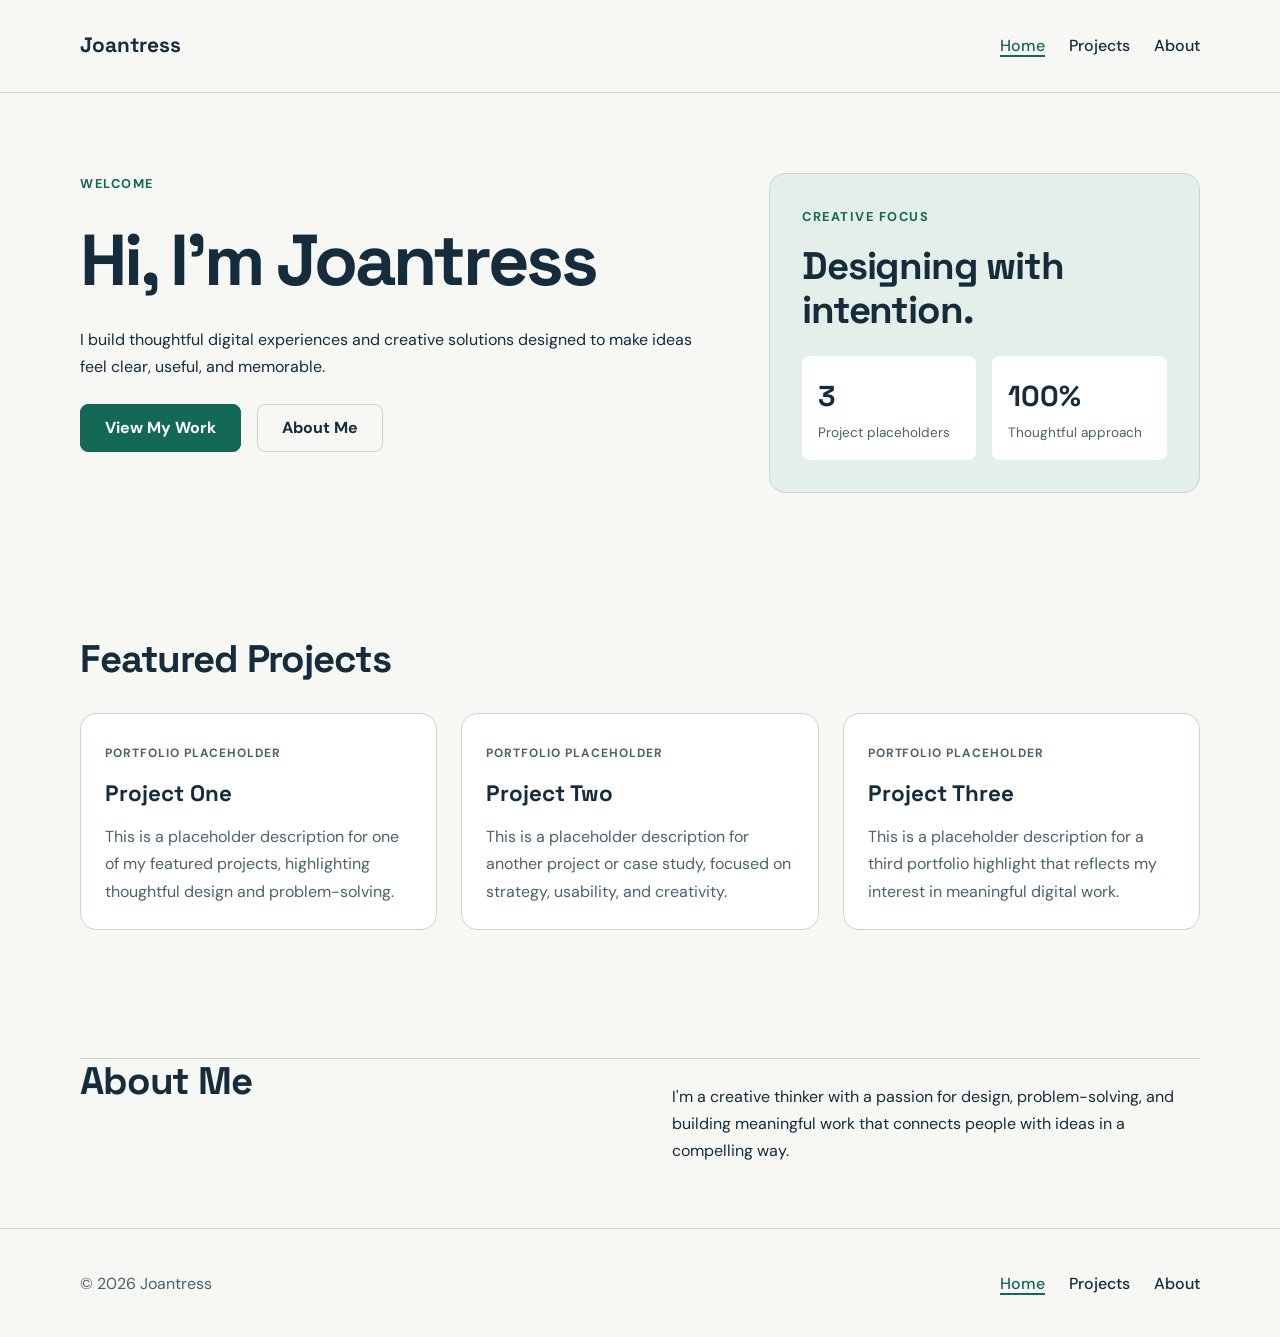
<file: index.html>
<!DOCTYPE html>
<html lang="en">
  <head>
    <meta charset="UTF-8" />
    <meta name="viewport" content="width=device-width, initial-scale=1.0" />
    <meta
      name="description"
      content="Joantress builds thoughtful digital experiences and creative solutions."
    />
    <title>Joantress | Home</title>
    <link rel="preconnect" href="https://fonts.googleapis.com" />
    <link rel="preconnect" href="https://fonts.gstatic.com" crossorigin />
    <link href="https://fonts.googleapis.com/css2?family=DM+Sans:wght@400;500;700&amp;family=Space+Grotesk:wght@400;500;700&amp;display=swap" rel="stylesheet" />
    <link rel="stylesheet" href="style.css" />
  </head>

  <body>
    <a class="skip-link" href="#main-content">Skip to main content</a>
    <header class="site-header">
      <div class="container header-inner">
        <a href="index.html" class="brand" aria-label="Joantress home">Joantress</a>

        <nav aria-label="Main navigation">
          <ul>
            <li><a href="index.html" aria-current="page">Home</a></li>
            <li><a href="projects.html">Projects</a></li>
            <li><a href="about.html">About</a></li>
          </ul>
        </nav>
      </div>
    </header>

    <main id="main-content">
      <div class="container">
        <section id="hero" aria-labelledby="hero-heading">
          <div>
            <p class="eyebrow">Welcome</p>
            <h1 id="hero-heading">Hi, I'm Joantress</h1>
            <p>
              I build thoughtful digital experiences and creative solutions
              designed to make ideas feel clear, useful, and memorable.
            </p>

            <div class="actions">
              <a class="button" href="projects.html">View My Work</a>
              <a class="button secondary" href="about.html">About Me</a>
            </div>
          </div>

          <div class="intro-note" aria-label="Highlights">
            <div>
              <p class="eyebrow">Creative focus</p>
              <h2>Designing with intention.</h2>
            </div>

            <div class="stat">
              <div class="stat-item">
                <div class="stat-number">3</div>
                <div class="stat-label">Project placeholders</div>
              </div>
              <div class="stat-item">
                <div class="stat-number">100%</div>
                <div class="stat-label">Thoughtful approach</div>
              </div>
            </div>
          </div>
        </section>

        <section aria-labelledby="featured-projects">
          <div class="section-heading">
            <h2 id="featured-projects">Featured Projects</h2>
          </div>

          <div class="project-grid">
            <article class="project-card"><div class="card-body">
              <p class="tag">Portfolio placeholder</p>
              <h3>Project One</h3>
              <p>
                This is a placeholder description for one of my featured
                projects, highlighting thoughtful design and problem-solving.
              </p>
            </div></article>

            <article class="project-card"><div class="card-body">
              <p class="tag">Portfolio placeholder</p>
              <h3>Project Two</h3>
              <p>
                This is a placeholder description for another project or case
                study, focused on strategy, usability, and creativity.
              </p>
            </div></article>

            <article class="project-card"><div class="card-body">
              <p class="tag">Portfolio placeholder</p>
              <h3>Project Three</h3>
              <p>
                This is a placeholder description for a third portfolio highlight
                that reflects my interest in meaningful digital work.
              </p>
            </div></article>
          </div>
        </section>

        <section aria-labelledby="about-preview">
          <div class="about-preview">
            <h2 id="about-preview">About Me</h2>
            <p>
              I'm a creative thinker with a passion for design, problem-solving,
              and building meaningful work that connects people with ideas in a
              compelling way.
            </p>
          </div>
        </section>
      </div>
    </main>

    <footer class="site-footer">
      <div class="container footer-inner">
        <p>&copy; 2026 Joantress</p>

        <nav aria-label="Footer navigation">
          <ul>
            <li><a href="index.html" aria-current="page">Home</a></li>
            <li><a href="projects.html">Projects</a></li>
            <li><a href="about.html">About</a></li>
          </ul>
        </nav>
      </div>
    </footer>
  </body>
</html>
</file>
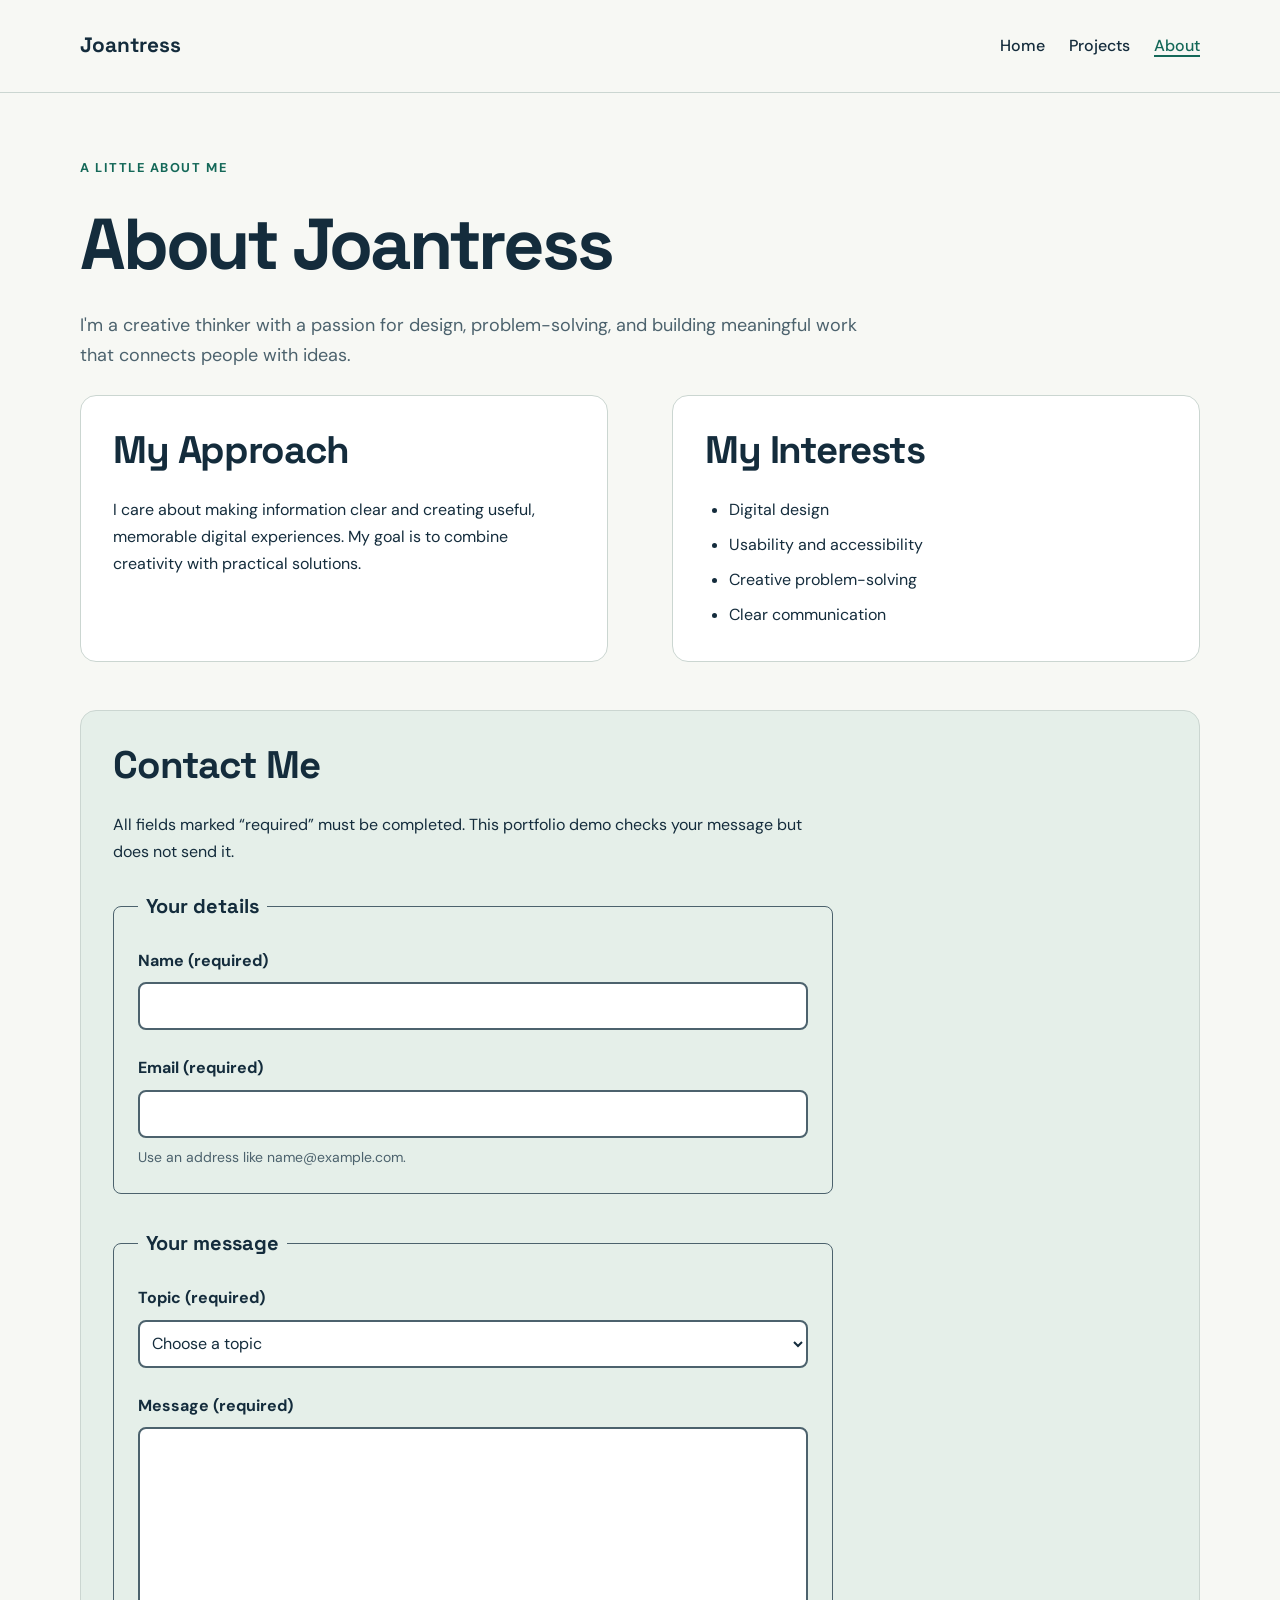
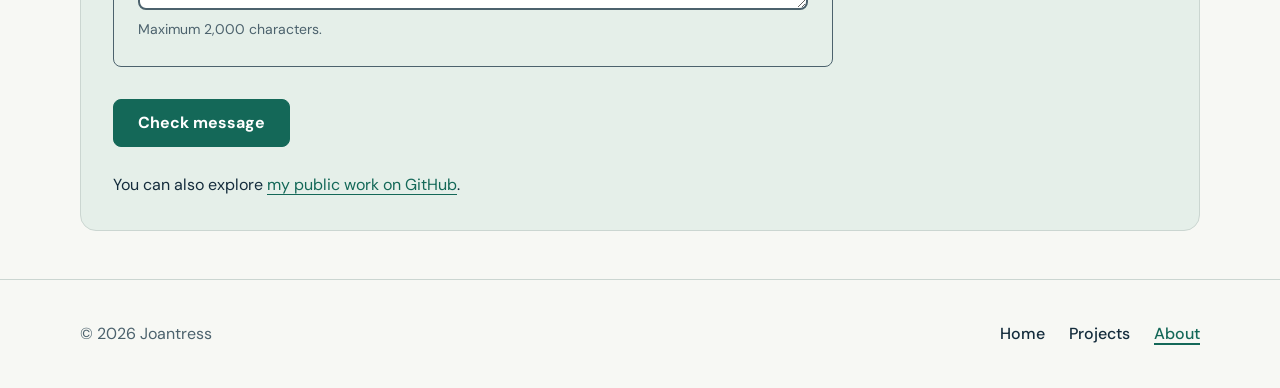
<file: about.html>
<!DOCTYPE html>
<html lang="en">
  <head>
    <meta charset="UTF-8" />
    <meta name="viewport" content="width=device-width, initial-scale=1.0" />
    <meta
      name="description"
      content="Joantress builds thoughtful digital experiences and creative solutions."
    />
    <title>Joantress | About</title>
    <link rel="preconnect" href="https://fonts.googleapis.com" />
    <link rel="preconnect" href="https://fonts.gstatic.com" crossorigin />
    <link href="https://fonts.googleapis.com/css2?family=DM+Sans:wght@400;500;700&amp;family=Space+Grotesk:wght@400;500;700&amp;display=swap" rel="stylesheet" />
    <link rel="stylesheet" href="style.css" />
  </head>

  <body>
    <a class="skip-link" href="#main-content">Skip to main content</a>
    <header class="site-header">
      <div class="container header-inner">
        <a href="index.html" class="brand" aria-label="Joantress home">Joantress</a>

        <nav aria-label="Main navigation">
          <ul>
            <li><a href="index.html">Home</a></li>
            <li><a href="projects.html">Projects</a></li>
            <li><a href="about.html" aria-current="page">About</a></li>
          </ul>
        </nav>
      </div>
    </header>

    <main id="main-content" class="container">
      <section class="page-intro stack" aria-labelledby="page-heading">
        <p class="eyebrow">A little about me</p><h1 id="page-heading">About Joantress</h1>
        <p class="lead">I'm a creative thinker with a passion for design, problem-solving, and building meaningful work that connects people with ideas.</p>
      </section>
      <div class="about-grid">
        <section class="panel stack" aria-labelledby="approach-heading"><h2 id="approach-heading">My Approach</h2><p>I care about making information clear and creating useful, memorable digital experiences. My goal is to combine creativity with practical solutions.</p></section>
        <section class="panel" aria-labelledby="interests-heading"><h2 id="interests-heading">My Interests</h2><ul class="skill-list"><li>Digital design</li><li>Usability and accessibility</li><li>Creative problem-solving</li><li>Clear communication</li></ul></section>
      </div>
      <section id="contact" class="panel contact-panel stack" aria-labelledby="contact-heading">
        <h2 id="contact-heading">Contact Me</h2>
        <p id="form-help">All fields marked “required” must be completed. This portfolio demo checks your message but does not send it.</p>
        <form id="contact-form" aria-describedby="form-help" action="about.html#contact" method="post">
          <div id="error-summary" class="error-summary" tabindex="-1" aria-labelledby="error-heading" hidden>
            <h3 id="error-heading">Please correct the following</h3>
            <ul id="error-list"></ul>
          </div>
          <fieldset>
            <legend>Your details</legend>
            <div class="form-field">
              <label for="contact-name">Name (required)</label>
              <input id="contact-name" name="name" type="text" autocomplete="name" required maxlength="100" aria-describedby="name-error" />
              <p id="name-error" class="field-error" hidden></p>
            </div>
            <div class="form-field">
              <label for="contact-email">Email (required)</label>
              <input id="contact-email" name="email" type="email" autocomplete="email" required maxlength="254" aria-describedby="email-hint email-error" />
              <p id="email-hint" class="field-hint">Use an address like name@example.com.</p>
              <p id="email-error" class="field-error" hidden></p>
            </div>
          </fieldset>
          <fieldset>
            <legend>Your message</legend>
            <div class="form-field">
              <label for="contact-topic">Topic (required)</label>
              <select id="contact-topic" name="topic" required aria-describedby="topic-error">
                <option value="">Choose a topic</option>
                <option value="project">Project question</option>
                <option value="collaboration">Collaboration</option>
                <option value="other">Other</option>
              </select>
              <p id="topic-error" class="field-error" hidden></p>
            </div>
            <div class="form-field">
              <label for="contact-message">Message (required)</label>
              <textarea id="contact-message" name="message" rows="6" required maxlength="2000" aria-describedby="message-hint message-error"></textarea>
              <p id="message-hint" class="field-hint">Maximum 2,000 characters.</p>
              <p id="message-error" class="field-error" hidden></p>
            </div>
          </fieldset>
          <button id="contact-submit" class="button" type="submit" disabled>Check message</button>
          <p id="form-status" class="form-status" role="status" aria-live="polite" aria-atomic="true"></p>
          <noscript><p>This demo needs JavaScript to check your message; you can still visit my GitHub profile below.</p></noscript>
        </form>
        <p>You can also explore <a href="https://github.com/joantresswarner">my public work on GitHub</a>.</p>
      </section>
    </main>

    <footer class="site-footer">
      <div class="container footer-inner">
        <p>&copy; 2026 Joantress</p>

        <nav aria-label="Footer navigation">
          <ul>
            <li><a href="index.html">Home</a></li>
            <li><a href="projects.html">Projects</a></li>
            <li><a href="about.html" aria-current="page">About</a></li>
          </ul>
        </nav>
      </div>
    </footer>
    <script src="contact.js" defer></script>
  </body>
</html>
</file>
<file: style.css>
/* Palette: warm ivory, deep navy, teal, muted slate. Spacing uses an 8px base. */
:root {
  --paper: #f7f8f4;
  --white: #ffffff;
  --ink: #142c3c;
  --muted: #4c626d;
  --accent: #146858;
  --soft: #e5efe9;
  --line: #cbd6d1;
  --space-1: 8px;
  --space-2: 16px;
  --space-3: 24px;
  --space-4: 32px;
  --space-6: 48px;
  --space-8: 64px;
}
* { box-sizing: border-box; }
body { margin: 0; background: var(--paper); color: var(--ink); font-family: 'DM Sans', Arial, sans-serif; line-height: 1.7; }
a { color: var(--accent); text-underline-offset: 4px; }
a:hover { text-decoration-thickness: 2px; }
a:focus-visible { outline: 3px solid var(--accent); outline-offset: 5px; }
h1, h2, h3, p { margin: 0; }
h1, h2, h3, .brand { font-family: 'Space Grotesk', Arial, sans-serif; line-height: 1.15; }
h1 { font-size: clamp(2.25rem, 6vw, 4.5rem); letter-spacing: -0.045em; max-width: 15ch; }
h2 { font-size: clamp(1.75rem, 3vw, 2.5rem); letter-spacing: -0.03em; }
h3 { font-size: 1.4rem; }
p { max-width: 65ch; }
.container { width: min(100% - 32px, 1120px); margin-inline: auto; }
.skip-link { position: absolute; top: -100px; left: 16px; padding: 8px 16px; background: var(--white); z-index: 10; }
.skip-link:focus { top: 8px; }
.site-header { border-bottom: 1px solid var(--line); }
.header-inner { display: flex; flex-direction: column; align-items: flex-start; gap: 16px; padding-block: 24px; }
.brand { color: var(--ink); font-size: 1.3rem; font-weight: 700; text-decoration: none; }
nav { display: flex; flex-wrap: wrap; gap: 8px 24px; }
nav a { display: inline-flex; align-items: center; min-height: 44px; color: var(--ink); font-weight: 500; text-decoration: none; }
nav a[aria-current='page'] { color: var(--accent); text-decoration: underline; text-decoration-thickness: 2px; }
section { padding-block: 48px; }
.eyebrow { color: var(--accent); font-size: .8rem; font-weight: 700; letter-spacing: .12em; text-transform: uppercase; }
.stack > * + * { margin-top: 24px; }
#hero { display: grid; gap: 32px; padding-block: 48px; }
.lead { color: var(--muted); font-size: 1.125rem; }
.actions { display: flex; flex-wrap: wrap; gap: 16px; }
.button { display: inline-flex; justify-content: center; align-items: center; min-height: 48px; padding: 8px 24px; background: var(--accent); border: 1px solid var(--accent); border-radius: 8px; color: var(--white); text-decoration: none; font-weight: 700; }
.button:hover { background: var(--ink); border-color: var(--ink); }
.button.secondary { background: transparent; color: var(--ink); border-color: var(--line); }
.button.secondary:hover { background: var(--soft); }
.intro-note { background: var(--soft); border: 1px solid var(--line); border-radius: 16px; padding: 32px; align-self: center; }
.intro-note h2 { margin-block: 16px; }
.section-heading { display: flex; flex-direction: column; gap: 16px; margin-bottom: 32px; }
.project-grid { display: grid; grid-template-columns: minmax(0, 1fr); gap: 24px; }
.project-card { min-width: 0; background: var(--white); border: 1px solid var(--line); border-radius: 16px; overflow: hidden; }
.project-cover { padding: 32px 24px; background: var(--soft); display: flex; justify-content: space-between; align-items: center; gap: 16px; }
.project-cover span { font-family: 'Space Grotesk', Arial, sans-serif; font-size: 2.5rem; color: var(--accent); }
.project-cover small { color: var(--muted); font-weight: 700; }
.card-body { padding: 24px; }
.card-body > * + * { margin-top: 16px; }
.card-body p { color: var(--muted); }
.tag { display: inline-block; font-size: .75rem; font-weight: 700; color: var(--accent); letter-spacing: .08em; text-transform: uppercase; }
.about-preview { border-top: 1px solid var(--line); display: grid; gap: 24px; }
.page-intro { padding-bottom: 24px; }
.about-grid { display: grid; gap: 32px; padding-bottom: 48px; }
.panel { padding: 32px; background: var(--white); border: 1px solid var(--line); border-radius: 16px; }
.skill-list { padding-left: 24px; margin: 24px 0 0; }
.skill-list li + li { margin-top: 8px; }
.contact-panel { margin-bottom: 48px; background: var(--soft); }
.site-footer { border-top: 1px solid var(--line); padding-block: 32px; color: var(--muted); }
.footer-inner { display: flex; flex-direction: column; gap: 16px; }
/* Tablet: two columns and a horizontal header at 768px. */
@media (min-width: 768px) {
  .container { width: min(100% - 64px, 1120px); }
  .header-inner { flex-direction: row; justify-content: space-between; align-items: center; }
  .project-grid { grid-template-columns: repeat(2, minmax(0, 1fr)); }
  .section-heading { flex-direction: row; justify-content: space-between; align-items: end; }
  .section-heading p { max-width: 32ch; }
  .footer-inner { flex-direction: row; justify-content: space-between; align-items: center; }
}
/* Desktop: a split hero, three project columns, and a two-column about page. */
@media (min-width: 1024px) {
  section { padding-block: 64px; }
  #hero { grid-template-columns: 1.45fr 1fr; gap: 64px; padding-block: 80px; }
  .project-grid { grid-template-columns: repeat(3, minmax(0, 1fr)); }
  .about-preview, .about-grid { grid-template-columns: 1fr 1fr; gap: 64px; }
}

/* Shared semantic navigation and home-page highlights. */
nav ul { display: flex; flex-wrap: wrap; gap: 8px 24px; list-style: none; margin: 0; padding: 0; }
#main-content { min-width: 0; }
#hero > div:first-child > * + * { margin-top: 24px; }
.stat { display: grid; grid-template-columns: repeat(2, minmax(0, 1fr)); gap: 16px; margin-top: 24px; }
.stat-item { min-width: 0; padding: 16px; background: var(--white); border-radius: 8px; }
.stat-number { font-family: 'Space Grotesk', Arial, sans-serif; font-size: 1.8rem; font-weight: 700; }
.stat-label { font-size: .85rem; color: var(--muted); }
.about-preview p { margin-top: 24px; }
html { overflow-wrap: break-word; }

/* Form controls share the site's palette and spacing system. */
:root { --error: #a11919; }
form { max-width: 720px; }
fieldset { min-width: 0; margin: 0 0 32px; padding: 24px; border: 1px solid var(--muted); border-radius: 8px; }
legend { padding-inline: 8px; font-family: 'Space Grotesk', Arial, sans-serif; font-size: 1.25rem; font-weight: 700; }
.form-field + .form-field { margin-top: 24px; }
label { display: block; margin-bottom: 8px; font-weight: 700; }
input, select, textarea { display: block; width: 100%; min-width: 0; min-height: 48px; padding: 8px; border: 2px solid var(--muted); border-radius: 8px; background: var(--white); color: var(--ink); font: inherit; }
textarea { resize: vertical; }
button { font: inherit; cursor: pointer; }
button:disabled { cursor: not-allowed; }
input:focus-visible, select:focus-visible, textarea:focus-visible, button:focus-visible, [tabindex='-1']:focus { outline: 3px solid var(--accent); outline-offset: 4px; }
[aria-invalid='true'] { border-color: var(--error); }
.field-hint { color: var(--muted); font-size: .875rem; margin-top: 8px; }
.field-error { color: var(--error); font-weight: 700; margin-top: 8px; }
.error-summary { border: 2px solid var(--error); padding: 16px; margin-bottom: 24px; background: var(--white); color: var(--error); }
.error-summary a { color: var(--error); }
.form-status:not(:empty) { margin-top: 24px; padding: 16px; border: 2px solid var(--accent); background: var(--white); color: var(--ink); }
[hidden] { display: none !important; }
</file>
